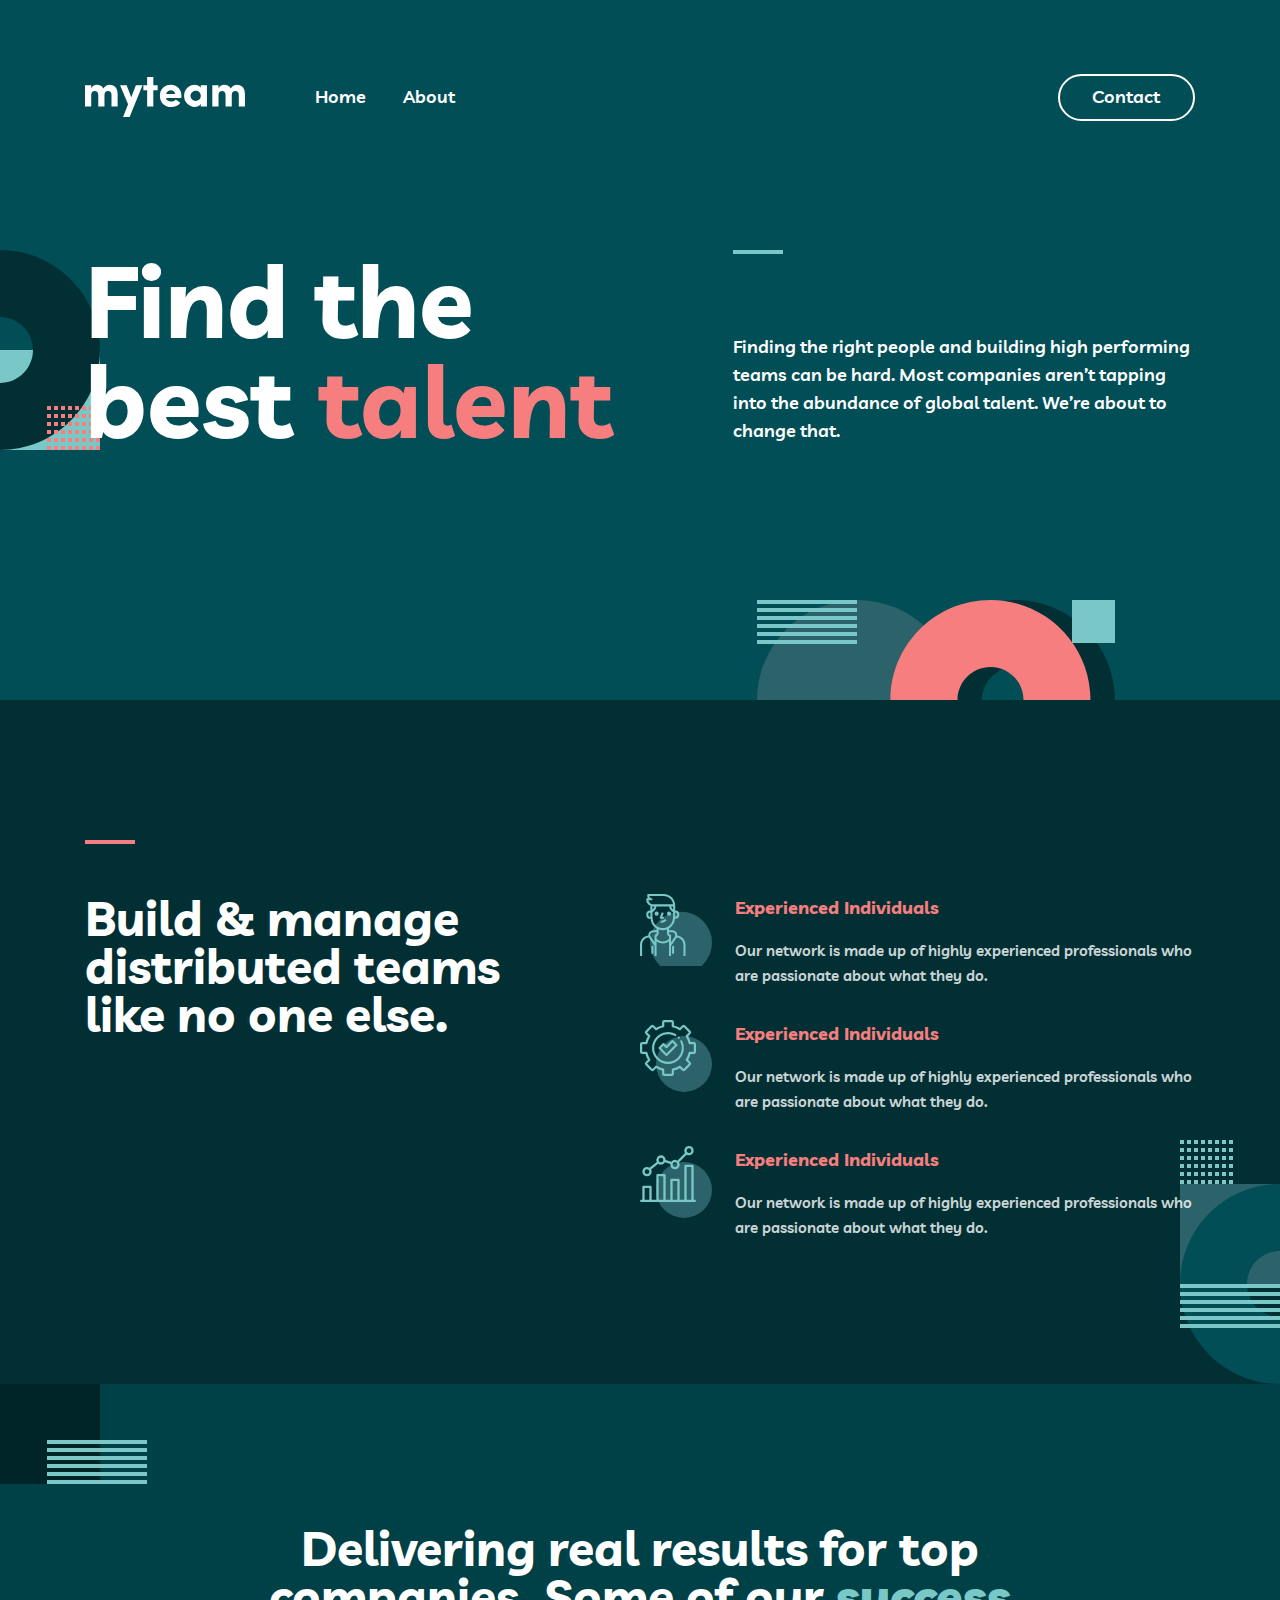
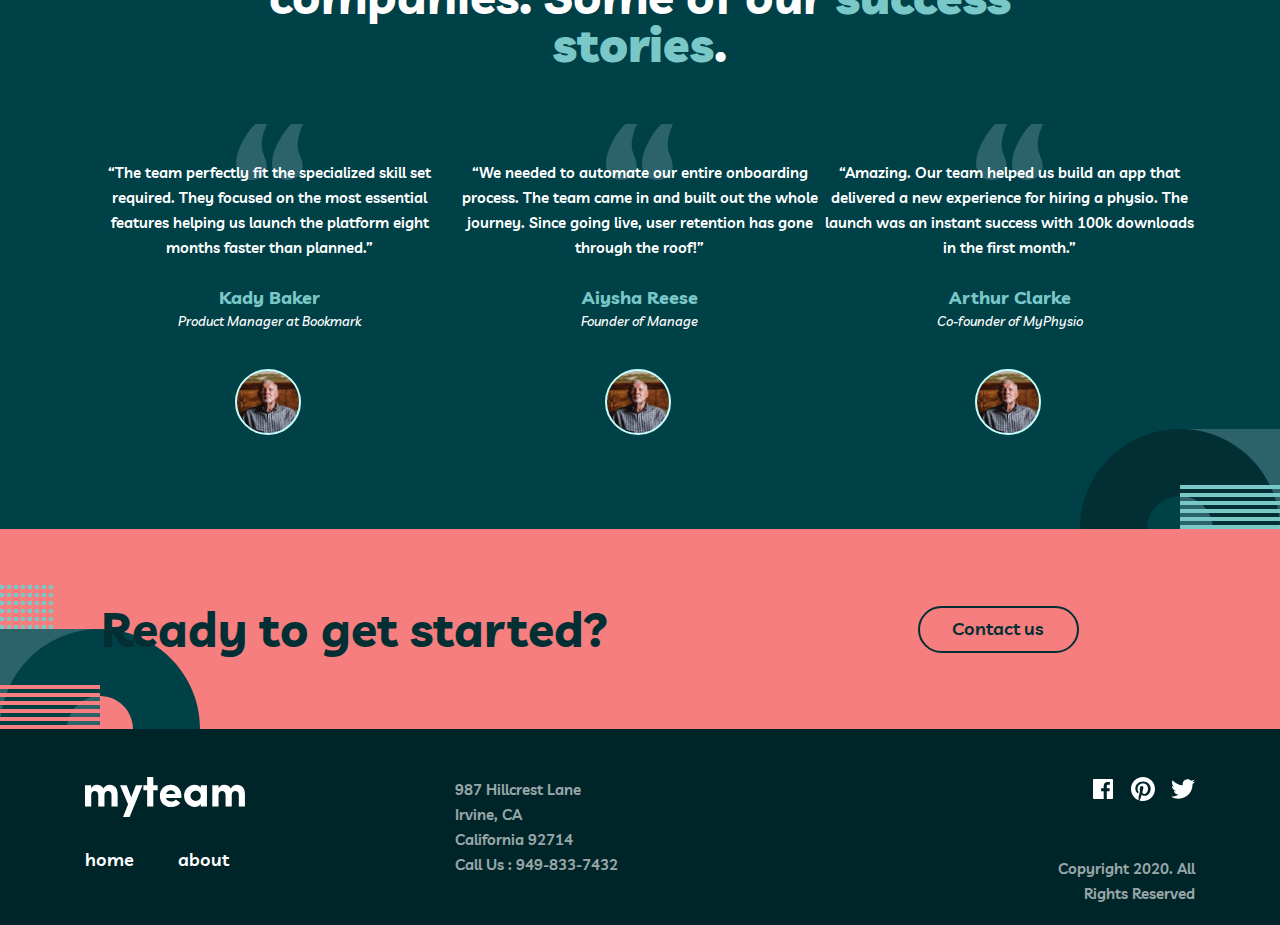
<file: index.html>
<!DOCTYPE html>
<html lang="en">
<head>
    <meta charset="UTF-8">
    <meta http-equiv="X-UA-Compatible" content="IE=edge">
    <meta name="viewport" content="width=device-width, initial-scale=1.0">
    <title>Pro-my-team</title>
    <link rel="stylesheet" href="CSS/col.css">
    <link rel="stylesheet" href="CSS/main.css">
    <link rel="preconnect" href="https://fonts.googleapis.com">
    <link rel="preconnect" href="https://fonts.gstatic.com" crossorigin>
    <link href="https://fonts.googleapis.com/css2?family=Livvic:ital,wght@0,300;0,400;0,500;0,600;0,700;0,900;1,400;1,500;1,600;1,700;1,900&display=swap" rel="stylesheet">
    <link rel="stylesheet" href="https://necolas.github.io/normalize.css/8.0.1/normalize.css">
    <link href='https://unpkg.com/boxicons@2.1.4/css/boxicons.min.css' rel='stylesheet'>
</head>
<body>
    <header id="header">
        <div class="container">
            <div class="row navbar">
                <div class="myteam-logo col-lg-4 col-md-5 col-sm-5 row">
                    <img src="CSS/rasm/logo.9e687f65.svg" alt="logo">
                    <div class="myteam-link actives">
                        <a href="index.html">Home</a>
                        <a href="about.html">About</a>
                    </div>
                </div>
                <div class="header-contact col-lg-2 col-md-2 col-sm-5">
                    <a href="contact.html">Contact</a>
                </div>
            </div>
            <div class="row navbar1">
                <div class="navbar1-div col-xs-5 ">
                    <img src="CSS/rasm/logo.9e687f65.svg" alt="logo">
                </div>
                <label for="icon" class="col-xs-1">
                    <i class='bx bx-menu' style='color:#ffffff' ></i>
                </label>
                <input type="checkbox" id="icon" class="input">
                <div class="navbar-menu">
                    <label for="icon" class=" label">
                        <i class='bx bx-message-square-x'></i>
                    </label>
                    <div class="myteam-menu">
                        <div class="myteam-logo actives">
                            <a href="index.html">Home</a>
                            <a href="about.html">About</a>
                        </div>
                    </div>
                    <div class="header-menu">
                        <a href="contact.html">Contact</a>
                    </div>
                </div>
            </div>
            <div class="row header-title">
                <h1 class=" col-lg-6 col-md-6 col-sm-12 col-xs-12">  
                    Find the <br> best <span>talent</span>
                </h1>
                <p class=" col-lg-5 col-md-5 col-sm-8 col-xs-12">
                    Finding the right people and building high performing teams can 
                    be hard. Most companies aren’t tapping 
                    into the abundance of global talent. We’re about to change that. 
                </p>
            </div>
        </div>
    </header>

    <main>
        <section id="section1">
            <div class="container">
                <div class="row banner">
                    <h3 class="col-lg-5 col-md-5 col-sm-10 col-xs-8">
                        Build & manage distributed 
                        teams like no one else.
                    </h3>
                    <div class="banner-div col-lg-6 col-md-6 col-sm-12 col-xs-12 row">
                        <div class="banner-div-div col-lg-12 col-md-12 col-sm-12 col-xs-12">
                            <h4>Experienced Individuals</h4>
                            <p>
                                Our network is made up of highly 
                                experienced professionals who are passionate about what they do.
                            </p>
                        </div>
                        <div class="banner-div-div col-lg-12 col-md-12 col-sm-12 col-xs-12">
                            <h4>Experienced Individuals</h4>
                            <p>
                                Our network is made up of highly 
                                experienced professionals who are passionate about what they do.
                            </p>
                        </div>
                        <div class="banner-div-div col-lg-12 col-md-12 col-sm-12 col-xs-12">
                            <h4>Experienced Individuals</h4>
                            <p>
                                Our network is made up of highly 
                                experienced professionals who are passionate about what they do.
                            </p>
                        </div>
                    </div>
                </div>
            </div>
        </section>

        <section id="section2">
            <div class="container">
                <div class="row article">
                    <h2 class="col-lg-10 col-md-10 col-sm-7 col-xs-12 ">
                        Delivering real results for top
                        companies. Some of our <b>success stories</b>.
                    </h2>
                    <div class="article-div row col-lg-12 col-md-12 col-sm-12 col-xs-12 ">
                        <div class="article-div-div col-lg-4 col-md-4 col-sm-10 col-xs-12 ">
                            <p>
                                “The team perfectly fit the specialized skill set required. 
                                They focused on the most essential features helping us 
                                launch the platform eight months faster than planned.” 
                            </p>
                            <h4>
                                Kady Baker
                            </h4>
                            <p class="name">Product Manager at Bookmark</p>
                        </div>
                        <div class="article-div-div col-lg-4 col-md-4 col-sm-10 col-xs-12">
                            <p>
                                “We needed to automate our entire onboarding process. 
                                The team came in and built out the whole journey. Since going 
                                live, user retention has gone through the roof!”
                            </p>
                            <h4>
                                Aiysha Reese
                            </h4>
                            <p class="name">Founder of Manage</p>
                        </div>
                        <div class="article-div-div col-lg-4 col-md-4 col-sm-10 col-xs-12">
                            <p>
                                “Amazing. Our team helped us build an app 
                                that delivered a new experience for hiring a physio. The launch was an 
                                instant success with 100k downloads in the first month.”
                            </p>
                            <h4>
                                Arthur Clarke
                            </h4>
                            <p class="name">Co-founder of MyPhysio</p>
                        </div>
                    </div>
                </div>
            </div>
        </section>
    </main>

    <footer id="footer">
        <div class="footer-section">
            <div class="container">
                <div class="row animation">
                    <h3 class="col-lg-7 col-md-7 col-sm-7 col-xs-12">Ready to get started?</h3>
                    <div class="col-lg-3 col-md-4 col-sm-5 col-xs-12">
                        <a class="activ" href="contact.html">Contact us</a>
                    </div>
                </div>
            </div>
        </div>
        <div class="footer-div">
            <div class="container">
                <div class="row footer-myteam">
                    <div class="footer-myteam-div1 col-lg-2 col-md-3 col-sm-6 col-xs-12">
                        <img src="CSS/rasm/logo.9e687f65.svg" alt="logo">
                        <div>
                            <a href="index.html">home</a>
                            <a href="about.html">about</a>
                        </div>
                    </div>
                    <ul class="footer-ul col-lg-4 col-md-4 col-sm-6 col-xs-12">
                        <li>987  Hillcrest Lane</li>
                        <li>Irvine, CA</li>
                        <li>California 92714</li>
                        <li>Call Us : 949-833-7432</li>
                    </ul>
                    <div class="footer-myteam-div2 col-lg-2 col-md-3 col-sm-12 col-xs-12">
                        <div>
                            <a href="#"><img src="CSS/rasm/logo11.svg" alt="logo" width="24" height="20"></a>
                            <a href="#"><img src="CSS/rasm/logo12.svg" alt="logo" width="24" height="24"></a>
                            <a href="#"><img src="CSS/rasm/logo13.svg" alt="logo" width="24" height="24"></a>
                        </div>
                        <p>Copyright 2020. All Rights Reserved</p>
                    </div>
                </div>
            </div>
        </div>
    </footer>
    
</body>
</html>
</file>
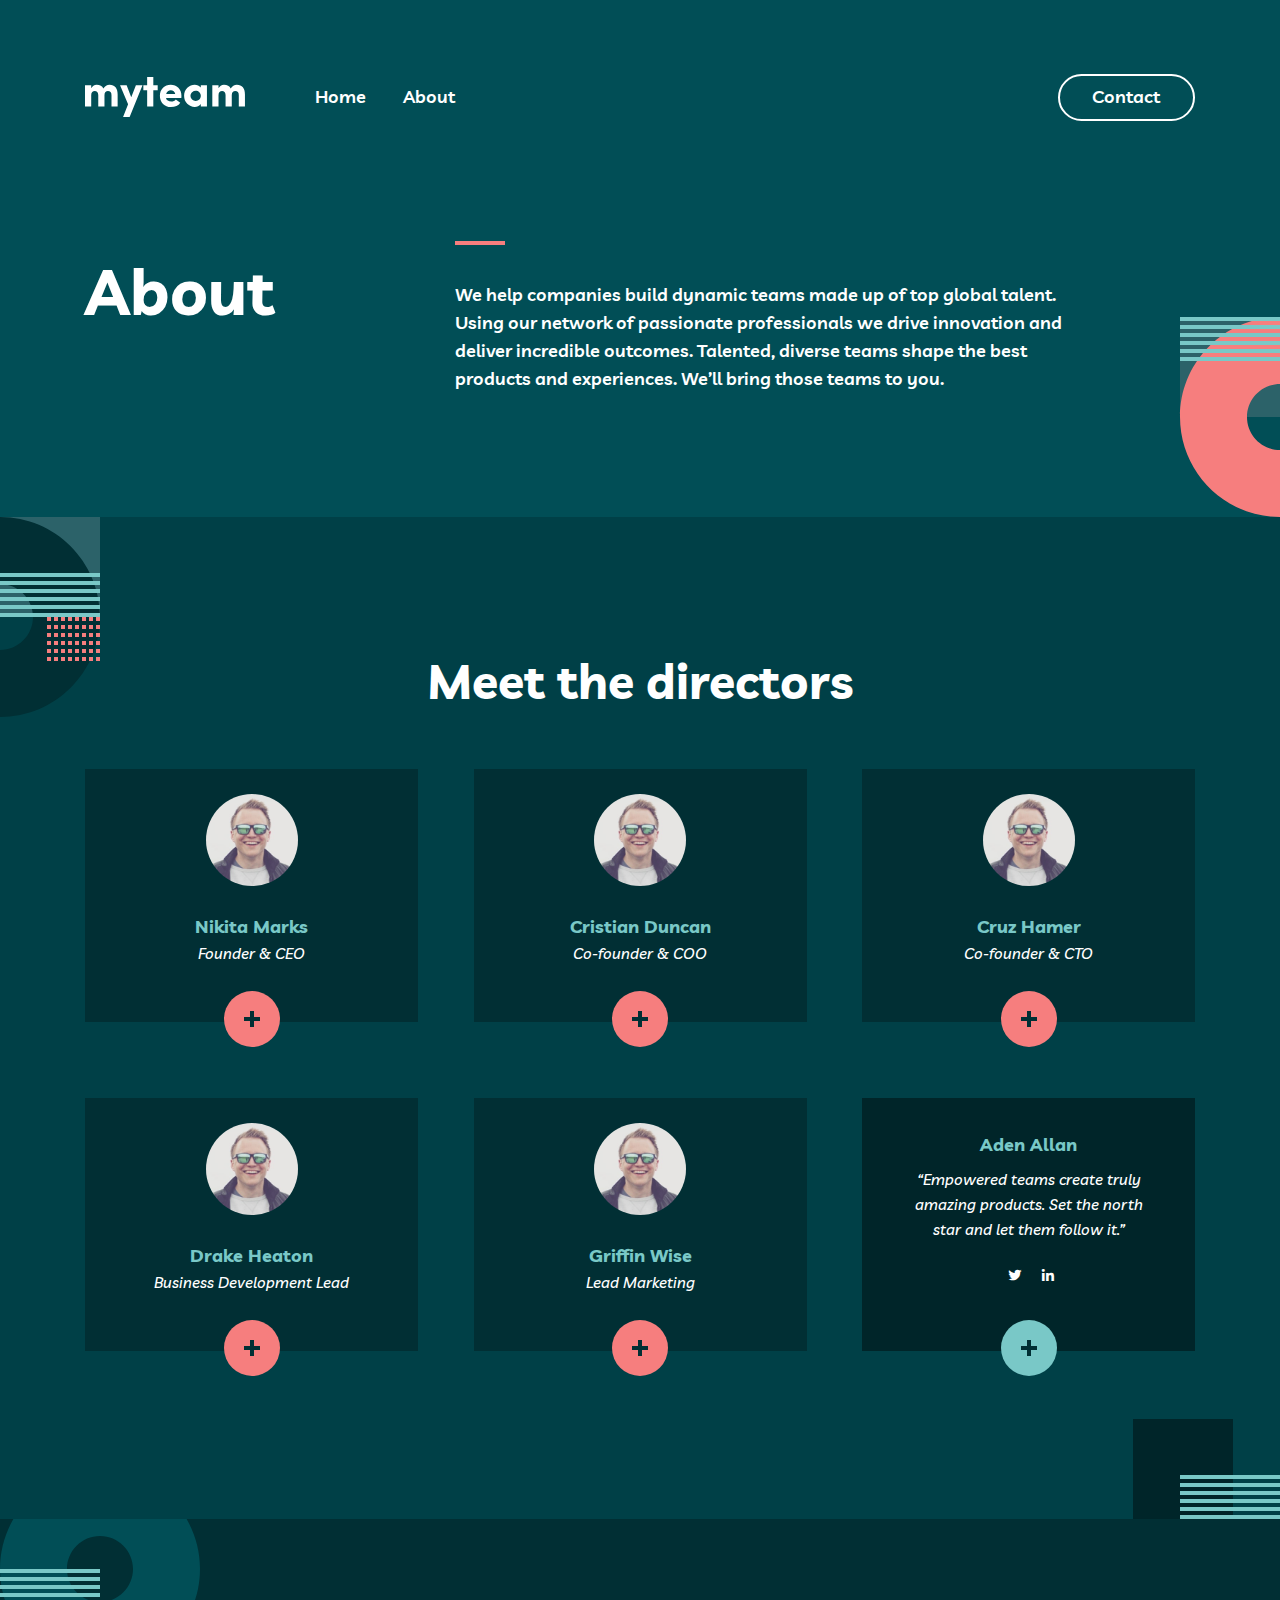
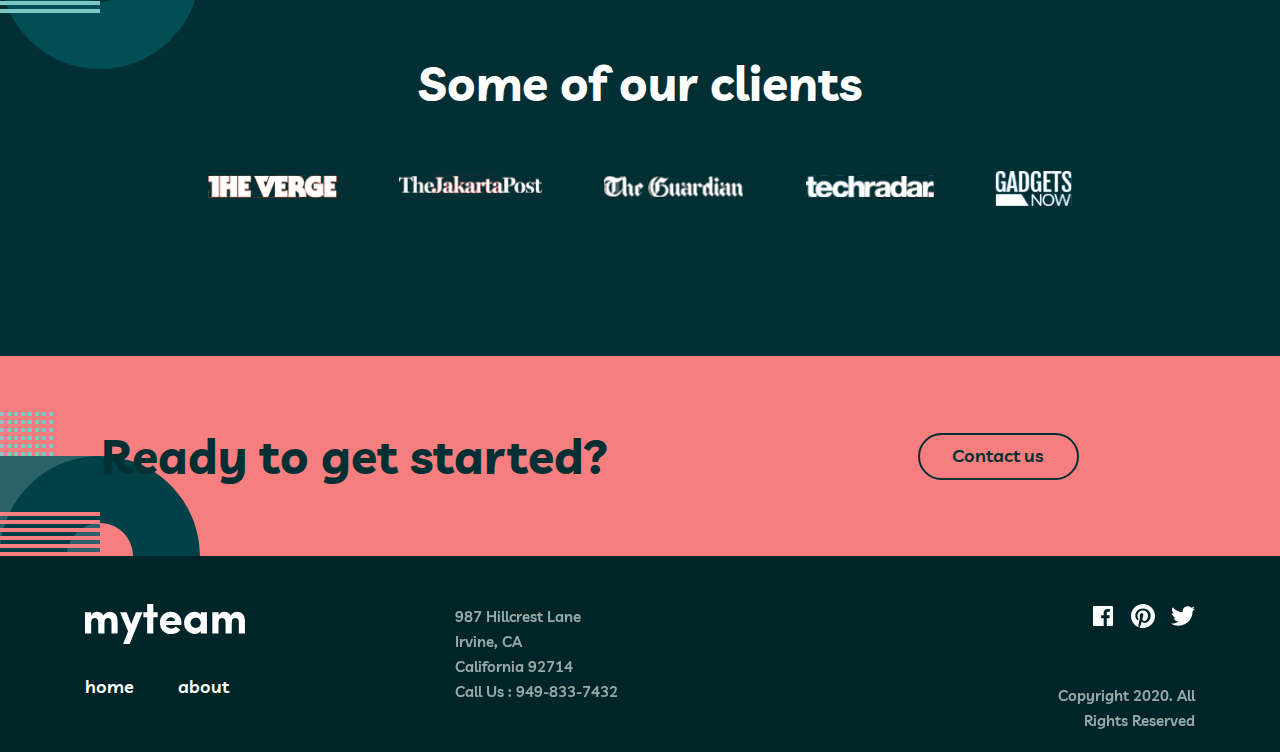
<file: about.html>
<!DOCTYPE html>
<html lang="en">
<head>
    <meta charset="UTF-8">
    <meta http-equiv="X-UA-Compatible" content="IE=edge">
    <meta name="viewport" content="width=device-width, initial-scale=1.0">
    <title>My-team-about</title>
    <link rel="stylesheet" href="CSS/col.css">
    <link rel="stylesheet" href="CSS/about.css">
    <link rel="preconnect" href="https://fonts.googleapis.com">
    <link rel="preconnect" href="https://fonts.gstatic.com" crossorigin>
    <link href="https://fonts.googleapis.com/css2?family=Livvic:ital,wght@0,300;0,400;0,500;0,600;0,700;0,900;1,400;1,500;1,600;1,700;1,900&display=swap" rel="stylesheet">
    <link rel="stylesheet" href="https://necolas.github.io/normalize.css/8.0.1/normalize.css">
    <link href='https://unpkg.com/boxicons@2.1.4/css/boxicons.min.css' rel='stylesheet'>
</head>
<body>
    <header id="header">
        <div class="container">
            <div class="row navbar">
                <div class="myteam-logo col-lg-4 col-md-5 col-sm-6 row">
                    <img src="CSS/rasm/logo.9e687f65.svg" alt="logo">
                    <div class="myteam-link actives">
                        <a href="index.html">Home</a>
                        <a href="about.html">About</a>
                    </div>
                </div>
                <div class="header-contact col-lg-2 col-md-2 col-sm-5">
                    <a href="contact.html">Contact</a>
                </div>
            </div>
            <div class="row navbar1">
                <div class="navbar1-div col-xs-5 ">
                    <img src="CSS/rasm/logo.9e687f65.svg" alt="logo">
                </div>
                <label for="icon" class="col-xs-1">
                    <i class='bx bx-menu' style='color:#ffffff' ></i>
                </label>
                <input type="checkbox" id="icon" class="input">
                <div class="navbar-menu">
                    <label for="icon" class=" label">
                        <i class='bx bx-message-square-x'></i>
                    </label>
                    <div class="myteam-menu">
                        <div class="myteam-logo actives">
                            <a href="index.html">Home</a>
                            <a href="about.html">About</a>
                        </div>
                    </div>
                    <div class="header-menu">
                        <a href="contact.html">Contact</a>
                    </div>
                </div>
            </div>
            <div class="row header-title">
                <h1 class=" col-lg-4 col-md-4 col-sm-12 col-xs-12">  
                    About
                </h1>
                <p class=" col-lg-7 col-md-7 col-sm-7 col-xs-12">
                    We help companies build dynamic teams made up of top global talent. 
                    Using our network of passionate professionals we drive innovation 
                    and deliver incredible outcomes. Talented, diverse teams shape the best 
                    products and experiences. We’ll bring those teams to you.
                </p>
            </div>
        </div>
    </header>

    <main>
        <section id="section1">
            <div class="container">
                <div class="row banner">
                    <h2 class="col-lg-12 col-md-12 col-sm-12 col-xs-12">Meet the directors</h2>
                    <div class="banner-div row">
                        <div class="banner-div-div ">
                            <h4>Nikita Marks</h4>
                            <p>Founder & CEO</p>
                        </div>
                        <div class="banner-div-div">
                            <h4>Cristian Duncan</h4>
                            <p>Co-founder & COO</p>
                        </div>
                        <div class="banner-div-div ">
                            <h4>Cruz Hamer</h4>
                            <p>Co-founder & CTO</p>
                        </div>
                        <div class="banner-div-div">
                            <h4>Drake Heaton</h4>
                            <p>Business Development Lead</p>
                        </div>
                        <div class="banner-div-div ">
                            <h4>Griffin Wise</h4>
                            <p>Lead Marketing</p>
                        </div>
                        <div class="banner-div-div1 ">
                            <h4>Aden Allan</h4>
                            <p>“Empowered teams create truly amazing products. 
                                Set the north star and let them follow it.”</p>
                            <div>
                                <a href="#"><i class='bx bxl-twitter' style='color:#ffffff; width: 24px; height: 24px;'  ></i></a>
                                <a href="#"><i class='bx bxl-linkedin' style='color:#ffffff; width: 24px; height: 24px;'  ></i></a>
                            </div>
                        </div>
                    </div>
                </div>
            </div>
        </section>

        <section id="section2">
            <div class="container">
                <div class="row article">
                    <h3 class="col-lg-12 col-md-12 col-sm-12 col-xs-12">Some of our clients</h3>
                    <div class="col-lg-12 col-md-12  col-sm-12 col-xs-12 ">
                        <img src="CSS/rasm/logo20.svg" alt="logo">
                        <img src="CSS/rasm/Group10.svg" alt="logo">
                    </div>                    
                </div>
            </div>
        </section>
    </main>
    

    <footer id="footer">
        <div class="footer-section">
            <div class="container">
                <div class="row animation">
                    <h3 class="col-lg-7 col-md-7 col-sm-7 col-xs-12">Ready to get started?</h3>
                    <div class="col-lg-3 col-md-4 col-sm-5 col-xs-12">
                        <a class="activ" href="contact.html">Contact us</a>
                    </div>
                </div>
            </div>
        </div>
        <div class="footer-div">
            <div class="container">
                <div class="row footer-myteam">
                    <div class="footer-myteam-div1 col-lg-2 col-md-3 col-sm-6 col-xs-12">
                        <img src="CSS/rasm/logo.9e687f65.svg" alt="logo">
                        <div>
                            <a href="index.html">home</a>
                            <a href="about.html">about</a>
                        </div>
                    </div>
                    <ul class="footer-ul col-lg-4 col-md-4 col-sm-6 col-xs-12">
                        <li>987  Hillcrest Lane</li>
                        <li>Irvine, CA</li>
                        <li>California 92714</li>
                        <li>Call Us : 949-833-7432</li>
                    </ul>
                    <div class="footer-myteam-div2 col-lg-2 col-md-3 col-sm-12 col-xs-12">
                        <div>
                            <a href="#"><img src="CSS/rasm/logo11.svg" alt="logo" width="24" height="20"></a>
                            <a href="#"><img src="CSS/rasm/logo12.svg" alt="logo" width="24" height="24"></a>
                            <a href="#"><img src="CSS/rasm/logo13.svg" alt="logo" width="24" height="24"></a>
                        </div>
                        <p>Copyright 2020. All Rights Reserved</p>
                    </div>
                </div>
            </div>
        </div>
    </footer>
    
</body>
</html>
</file>
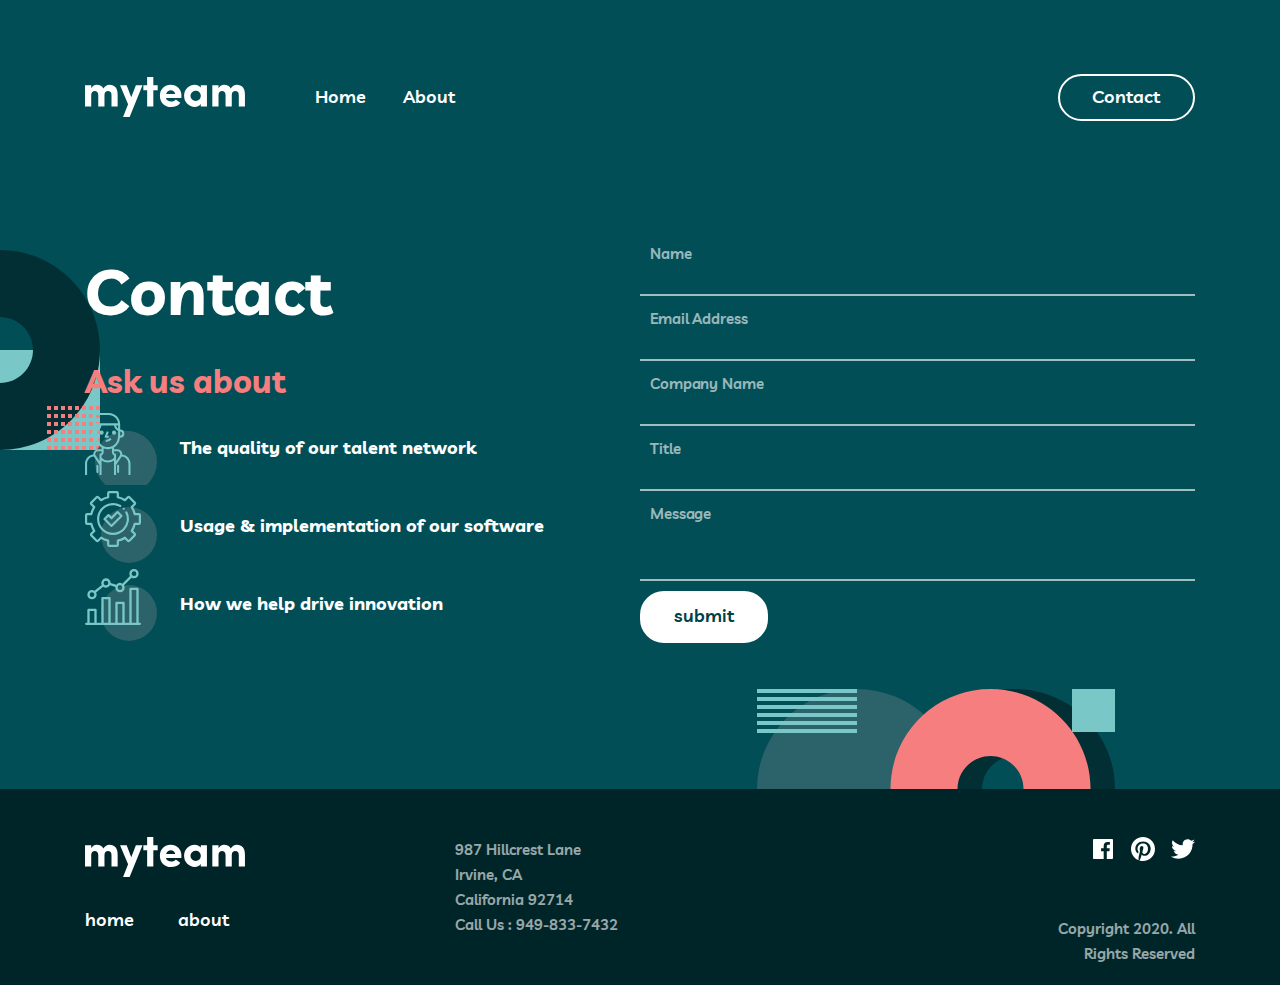
<file: contact.html>
<!DOCTYPE html>
<html lang="en">
<head>
    <meta charset="UTF-8">
    <meta http-equiv="X-UA-Compatible" content="IE=edge">
    <meta name="viewport" content="width=device-width, initial-scale=1.0">
    <title>Pro-my-contact</title>
    <link rel="stylesheet" href="CSS/col.css">
    <link rel="stylesheet" href="CSS/contact.css">
    <link rel="preconnect" href="https://fonts.googleapis.com">
    <link rel="preconnect" href="https://fonts.gstatic.com" crossorigin>
    <link href="https://fonts.googleapis.com/css2?family=Livvic:ital,wght@0,300;0,400;0,500;0,600;0,700;0,900;1,400;1,500;1,600;1,700;1,900&display=swap" rel="stylesheet">
    <link rel="stylesheet" href="https://necolas.github.io/normalize.css/8.0.1/normalize.css">
    <link href='https://unpkg.com/boxicons@2.1.4/css/boxicons.min.css' rel='stylesheet'>
</head>
<body>
    <header id="header">
        <div class="container">
            <div class="row navbar">
                <div class="myteam-logo col-lg-4 col-md-5 col-sm-6 row">
                    <img src="CSS/rasm/logo.9e687f65.svg" alt="logo">
                    <div class="myteam-link actives">
                        <a href="index.html">Home</a>
                        <a href="about.html">About</a>
                    </div>
                </div>
                <div class="header-contact col-lg-2 col-md-2 col-sm-5">
                    <a href="contact.html">Contact</a>
                </div>
            </div>
            <div class="row navbar1">
                <div class="navbar1-div col-xs-5 ">
                    <img src="CSS/rasm/logo.9e687f65.svg" alt="logo">
                </div>
                <label for="icon" class="col-xs-1">
                    <i class='bx bx-menu' style='color:#ffffff' ></i>
                </label>
                <input type="checkbox" id="icon" class="input">
                <div class="navbar-menu">
                    <label for="icon" class=" label">
                        <i class='bx bx-message-square-x'></i>
                    </label>
                    <div class="myteam-menu">
                        <div class="myteam-logo actives">
                            <a href="index.html">Home</a>
                            <a href="about.html">About</a>
                        </div>
                    </div>
                    <div class="header-menu">
                        <a href="contact.html">Contact</a>
                    </div>
                </div>
            </div>
            <div class=" row contact">
                <div class="contact-div col-lg-6 col-md-5 col-sm-9 col-xs-12">
                    <h2>Contact</h2>
                    <div class="contact-title">
                        <h3>Ask us about</h3>
                        <p>The quality of our talent network</p>
                        <p>Usage & implementation of our software</p>
                        <p>How we help drive innovation</p>
                    </div>
                </div>
                <form action="https://mail.google.com/mail/u/0/?tab=im#inbox" class="form col-lg-6 col-md-6 col-sm-9 col-xs-12">
                    <div class="form-div col-lg-12 col-md-12">
                        <label for="name">
                            <p>Name</p>
                        </label>
                        <input type="text" name="name" id="name" >
                    </div>
                    <div class="form-div col-lg-12 col-md-12">
                        <label for="email">
                            <p>Email Address</p>
                        </label>
                        <input type="email" name="email" id="email" >
                    </div>
                    <div class="form-div col-lg-12 col-md-12">
                        <label for="company">
                            <p>Company Name</p>
                        </label>
                        <input type="text" name="name" id="company" >
                    </div>
                    <div class="form-div col-lg-12 col-md-12">
                        <label for="title">
                            <p>Title</p>
                        </label>
                        <input type="text" name="name" id="title" >
                    </div>
                    <div class="form-div col-lg-12 col-md-12">
                        <label for="message">
                            <p>Message</p>
                        </label>
                        <input type="text" name="message" id="message" >
                    </div>
                    <div class="form-div col-lg-12 col-md-12">
                        <input type="submit" value="submit">
                    </div>
                </form>
            </div>            
        </div>
    </header>
    <footer id="footer">        
        <div class="footer-div">
            <div class="container">
                <div class="row footer-myteam">
                    <div class="footer-myteam-div1 col-lg-2 col-md-3 col-sm-6 col-xs-12">
                        <img src="CSS/rasm/logo.9e687f65.svg" alt="logo">
                        <div>
                            <a href="index.html">home</a>
                            <a href="about.html">about</a>
                        </div>
                    </div>
                    <ul class="footer-ul col-lg-4 col-md-4 col-sm-6 col-xs-12">
                        <li>987  Hillcrest Lane</li>
                        <li>Irvine, CA</li>
                        <li>California 92714</li>
                        <li>Call Us : 949-833-7432</li>
                    </ul>
                    <div class="footer-myteam-div2 col-lg-2 col-md-3 col-sm-12 col-xs-12">
                        <div>
                            <a href="#"><img src="CSS/rasm/logo11.svg" alt="logo" width="24" height="20"></a>
                            <a href="#"><img src="CSS/rasm/logo12.svg" alt="logo" width="24" height="24"></a>
                            <a href="#"><img src="CSS/rasm/logo13.svg" alt="logo" width="24" height="24"></a>
                        </div>
                        <p>Copyright 2020. All Rights Reserved</p>
                    </div>
                </div>
            </div>
        </div>
    </footer>
    
</body>
</html>
</file>
<file: CSS/col.css>
* {
    box-sizing: border-box;
}
.container {
   max-width: 1140px;
    margin: 0 auto;
    padding: 0 15px;
}
.container-fluid {
    width: 100%;
    margin: 0 auto;
    padding: 0 24px;
}
.row {
    display: flex;
    flex-flow: row wrap;
}

    .col-lg,
    .col-lg-1,
    .col-lg-2,
    .col-lg-3,
    .col-lg-4,
    .col-lg-5,
    .col-lg-6,
    .col-lg-7,
    .col-lg-8,
    .col-lg-9,
    .col-lg-10,
    .col-lg-11,
    .col-lg-12 {
        float: left;
        margin: 0 1rem;
    }

    .col-lg-1 { width: 8.33%; }
    .col-lg-2 { width: 16.66%; }
    .col-lg-3 { width: 25%; }
    .col-lg-4 { width: 33.33%; }
    .col-lg-5 { width: 41.66%; }
    .col-lg-6 { width: 50%; }
    .col-lg-7 { width: 58.33%; }
    .col-lg-8 { width: 66.66%; }
    .col-lg-9 { width: 75%; }
    .col-lg-10 { width: 83.33%; }
    .col-lg-11 { width: 91.66%; }
    .col-lg-12 { width: 100%; }

@media only screen and (max-width:992px) {
    .container {
        max-width: 800px;
    }

    .col-md,
    .col-md-1,
    .col-md-2,
    .col-md-3,
    .col-md-4,
    .col-md-5,
    .col-md-6,
    .col-md-7,
    .col-md-8,
    .col-md-9,
    .col-md-10,
    .col-md-11,
    .col-md-12 {
        float: left;
        margin: 0 1rem;
    }

    .col-md-1 { width: 8.33%; }
    .col-md-2 { width: 16.66%; }
    .col-md-3 { width: 25%; }
    .col-md-4 { width: 33.33%; }
    .col-md-5 { width: 41.66%; }
    .col-md-6 { width: 50%; }
    .col-md-7 { width: 58.33%; }
    .col-md-8 { width: 66.66%; }
    .col-md-9 { width: 75%; }
    .col-md-10 { width: 83.33%; }
    .col-md-11 { width: 91.66%; }
    .col-md-12 { width: 100%; }
}
@media only screen and (max-width:768px) {
    .container {
        max-width: 700px;

    }

    .col-sm,
    .col-sm-1,
    .col-sm-2,
    .col-sm-3,
    .col-sm-4,
    .col-sm-5,
    .col-sm-6,
    .col-sm-7,
    .col-sm-8,
    .col-sm-9,
    .col-sm-10,
    .col-sm-11,
    .col-sm-12 {
        float: left;
        margin: 0 1rem;
    }

    .col-sm-1 { width: 8.33%; }
    .col-sm-2 { width: 16.66%; }
    .col-sm-3 { width: 25%; }
    .col-sm-4 { width: 33.33%; }
    .col-sm-5 { width: 41.66%; }
    .col-sm-6 { width: 50%; }
    .col-sm-7 { width: 58.33%; }
    .col-sm-8 { width: 66.66%; }
    .col-sm-9 { width: 75%; }
    .col-sm-10 { width: 83.33%; }
    .col-sm-11 { width: 91.66%; }
    .col-sm-12 { width: 100%; }
}
@media only screen and (max-width:576px) {
    .container {
        max-width: 357px;
    }
    .col-xs,
    .col-xs-1,
    .col-xs-2,
    .col-xs-3,
    .col-xs-4,
    .col-xs-5,
    .col-xs-6,
    .col-xs-7,
    .col-xs-8,
    .col-xs-9,
    .col-xs-10,
    .col-xs-11,
    .col-xs-12 {
        float: left;
        margin: 0 1rem;
    }

    .col-xs-1 { width: 8.33%; }
    .col-xs-2 { width: 16.66%; }
    .col-xs-3 { width: 25%; }
    .col-xs-4 { width: 33.33%; }
    .col-xs-5 { width: 41.66%; }
    .col-xs-6 { width: 50%; }
    .col-xs-7 { width: 58.33%; }
    .col-xs-8 { width: 66.66%; }
    .col-xs-9 { width: 75%; }
    .col-xs-10 { width: 83.33%; }
    .col-xs-11 { width: 91.66%; }
    .col-xs-12 { width: 100%; }
}
</file>
<file: CSS/main.css>
*{
    font-family: 'Livvic', sans-serif;
    margin: 0;
    padding: 0;
    list-style: none;
    text-decoration: none;
    box-sizing: border-box;
}
body {
    overflow-x: hidden;
}
/* HEADER */
#header {
    height: 700px;
    padding: 73px 0 250px 0;
    background: url(rasm/logo1.svg), url(rasm/logo.svg);
    background-repeat: no-repeat;
    background-position: -100px 250px ,right 165px bottom 0px;
    background-size: 200px 200px, 358px 100px;
    background-color: #014E56;  
}
.row.navbar1 {
    display: none;
}
.row.navbar {
    align-items: center;
    justify-content: space-between;
    height: 48px;
    margin-bottom: 129px;
}
.myteam-logo {
    justify-content: space-between;
    align-items: center;
    margin: 0;
}
.myteam-logo img {
    width: 160px;
    height: 40px;
}
.myteam-link {
    width: 140px;
    display: flex;
    justify-content: space-between;
}
.myteam-link a {
    font-family: 'Livvic', sans-serif;
    font-style: normal;
    font-weight: 600;
    font-size: 18px;
    line-height: 28px;
    color: #FFFFFF;
    transition: all .5s ease;
}
.myteam-link a:hover {
    font-size: 20px;
    color: #F67E7E;
}
.actives a:focus {
    color: #F67E7E;
}
.header-contact {
    margin: 0;
    text-align: end;
}
.header-contact a {
    font-family: 'Livvic', sans-serif;
    font-style: normal;
    font-weight: 600;
    font-size: 18px;
    line-height: 28px;
    color: #FFFFFF;
    padding: 9px 33px 11px 32px;
    border: 2px solid #FFFFFF;
    border-radius: 24px;
    transition: all .2s ease-in-out;
}
.header-contact a:hover {
    background-color: #fff;
    color: #014E56;
    border-color: #014E56;
}

.header-title {
    justify-content: space-between;
}
.header-title h1 {    
    margin: 0;
    font-family: 'Livvic', sans-serif;
    font-style: normal;
    font-weight: 700;
    font-size: 100px;
    line-height: 100px;
    color: #FFFFFF;
}
.header-title span {
    color: #F67E7E;
}
.header-title p {
    margin: 0;
    font-family: 'Livvic', sans-serif;
    font-style: normal;
    font-weight: 600;
    font-size: 18px;
    line-height: 28px;
    color: #FFFFFF;
    padding-top: 83px;
    position: relative;
}
.header-title p::before {
    content: "";
    width: 50px;
    height: 4px;
    position: absolute;
    top: 0;
    left: 0;
    background-color: #79C8C7;
}
/* MAIN */
/* SECTION1 */

#section1 {
    height: 684px;
    padding: 140px 0;
    background: url(rasm/logo5.svg);
    background-repeat: no-repeat;
    background-position: bottom right -100px;
    background-size: 200px 244px;
    background-color: #012F34;
}
.banner h3 {
    margin: 0;
    font-family: 'Livvic', sans-serif;
    font-style: normal;
    font-weight: 700;
    font-size: 48px;
    line-height: 48px;
    color: #FFFFFF;
    padding-top: 54px;
    position: relative;
}
.banner h3::before {
    content: "";
    width: 50px;
    height: 4px;
    position: absolute;
    top: 0;
    left: 0;
    background-color: #F67E7E;
}
.banner-div {
    margin: 0;
    padding-top: 54px;
}
.banner-div div {
    margin: 0;
    padding-left: 95px;
    position: relative;
}
.banner-div div:nth-child(1):before {
    content: "";
    width: 72px;
    height: 72px;
    position: absolute;
    top: 0;
    left: 0;
    background-image: url(rasm/logo2.svg);
    background-repeat: no-repeat;
    background-size: 100%;
}
.banner-div div:nth-child(2):before {
    content: "";
    width: 72px;
    height: 72px;
    position: absolute;
    top: 0;
    left: 0;
    background-image: url(rasm/logo3.svg);
    background-repeat: no-repeat;
    background-size: 100%;
}
.banner-div div:nth-child(3):before {
    content: "";
    width: 72px;
    height: 72px;
    position: absolute;
    top: 0;
    left: 0;
    background-image: url(rasm/logo4.svg);
    background-repeat: no-repeat;
    background-size: 100%;
}
.banner-div div:not(:last-child) {
    margin-bottom: 32px;
}
.banner {
    justify-content: space-between;
}
.banner-div-div h4 {
    font-family: 'Livvic', sans-serif;
    font-style: normal;
    font-weight: 700;
    font-size: 18px;
    line-height: 28px;
    color: #F67E7E;
    margin-bottom: 16px;
}
.banner-div-div p {
    font-family: 'Livvic', sans-serif;
    font-style: normal;
    font-weight: 600;
    font-size: 15px;
    line-height: 25px;
    color: #FFFFFF;
    mix-blend-mode: normal;
    opacity: 0.8;
}

/* SECTION2 */

#section2 {
    height: 745px;
    padding: 140px 0;
    background: url(rasm/logo8.svg) , url(rasm/logo9.svg);
    background-repeat: no-repeat;
    background-position: top left, bottom right;
    background-size: 147px 100px, 200px 100px;
    background-color: #004047;    
}
.article {
    justify-content: center;
}
.article h2 {
    margin: 0;
    font-family: 'Livvic', sans-serif;
    font-style: normal;
    font-weight: 700;
    font-size: 48px;
    line-height: 48px;
    text-align: center;
    color: #FFFFFF;
    margin-bottom: 56px;
}
.article b {
    color:#79C8C7 ;
}
.article-div {
    margin: 0;
}
.article-div div {
    margin: 0;
    padding-top: 36px;
    padding-bottom: 105px;
    background: url(rasm/logo6.svg);
    background-size: 67px 56px;
    background-repeat: no-repeat;
    background-position: top center;
    position: relative;
}
.article-div div::after {
    content: "";
    width: 62px;
    height: 62px;
    position: absolute;
    border: 2px solid #C4FFFE;
    background: url(rasm/logo7.jpg);
    background-repeat: no-repeat;
    background-size: 62px 62px;
    background-position: center center;
    border-radius: 50%;
    bottom: 0;
    left: 150px;
}
.article-div-div p {
    font-family: 'Livvic', sans-serif;
    font-style: normal;
    font-weight: 600;
    font-size: 15px;
    line-height: 25px;
    text-align: center;
    color: #FFFFFF;
    margin-bottom: 24px;
}
.article-div-div h4{
    font-family: 'Livvic', sans-serif;
    font-style: normal;
    font-weight: 700;
    font-size: 18px;
    line-height: 28px;
    text-align: center;
    color: #79C8C7;
}
.article-div-div .name {
    font-style: italic;
    font-weight: 500;
    font-size: 13px;
    line-height: 18px;
    margin-bottom: 0;
}

/* FOOTER */
#footer {
    height: 396px;
}

.footer-section {
    padding: 76px 0;
    height: 200px;
    background: url(rasm/logo10.svg);
    background-repeat: no-repeat;
    background-position: left bottom;
    background-size: 200px 144px;
    background-color: #F67E7E;
}

.animation {
    align-items: center;
    justify-content: space-between;
    padding-right: 100px;
}
.animation div {
    text-align: end;
}
.animation div a {
    padding: 9px 33px 11px 32px;
    border: 2px solid #012F34;
    border-radius: 24px;
    transition: all .2s ease-in-out;
}
.activ:focus {
    outline: 3px solid #4bc;
}
.animation h3 {
    font-family: 'Livvic', sans-serif;
    font-style: normal;
    font-weight: 700;
    font-size: 48px;
    line-height: 48px;
    color: #012F34;
}
.animation a {
    font-style: normal;
    font-weight: 600;
    font-size: 18px;
    line-height: 28px;
    color: #012F34;
}

.footer-div {
    height: 196px;
    padding: 48px 0;
    background-color:#002529;
}
.footer-myteam {
    justify-content: space-between;
}
.footer-myteam-div1 {
    margin: 0;
}
.footer-myteam-div1 img {
    width: 160px;
    height: 40px;
    margin-bottom: 25px;
}
.footer-myteam-div1 a {
    font-style: normal;
    font-weight: 600;
    font-size: 18px;
    line-height: 28px;
    color: #FFFFFF;
}
.footer-myteam-div1 div a:nth-child(1) {
    margin-right: 40px;
}
.footer-ul {
    margin: 0;
}
.footer-ul li {
    font-style: normal;
    font-weight: 600;
    font-size: 15px;
    line-height: 25px;
    color: #FFFFFF;
    mix-blend-mode: normal;
    opacity: 0.6;
}
.footer-myteam-div2 {
    margin: 0;
}
.footer-myteam-div2 div {
    display: flex;
    align-items: center;
    justify-content: end;
    margin-bottom: 51px;
}
.footer-myteam-div2 a {
    margin-left: 16px;
}
.footer-myteam-div2 p {
    font-style: normal;
    font-weight: 600;
    font-size: 15px;
    line-height: 25px;
    text-align: right;
    color: #FFFFFF;
    mix-blend-mode: normal;
    opacity: 0.6;
}

@media only screen and (max-width:992px) {
    #header {
        background-position: -100px 250px ,right 40px bottom 0px;
        background-size: 150px 150px, 280px 80px;
        background-color: #014E56;
    }
    .myteam-logo img {
        height: 32px;
        width: 128px;
    }
    #section1 {
        background-position: bottom right -90px;
        background-size: 180px 220px;
        background-color: #012F34;
    }
    .header-title h1 {
        font-size: 64px;
        line-height: 56px;
    }
    .header-title p {
        font-size: 15px;
        line-height: 28px;
    }
    .banner h3 {
        font-size: 32px;
        line-height: 32px;
    }
    #section2 {
        background-size: 120px 80px, 180px 90px;
        background-color: #004047;
    }
    .article h2 {
        font-size: 32px;
        line-height: 32px;
    }
    .article-div-div p {
        font-size: 14px;
        margin-bottom: 16px;
    }
    .article-div div::after {
        left: 100px;
    }
    .footer-section {
        background-size: 180px 130px;
        background-color: #F67E7E;
    }
    .animation {
        padding: 0 50px;
    }
    .animation h3 {
        font-size: 32px;
        line-height: 32px;
        margin: 0;
    }
    .animation div {
        margin: 0;
    }
    .footer-myteam-div1 img {
        width: 96px;
        height: 24px;
        margin-bottom: 45px;
    }
    .footer-myteam-div1 a {
        font-size: 15px;
        line-height: 25px;
    }
    .footer-myteam-div1 div a:nth-child(1) {
        margin-right: 24px;
    }
}
@media only screen and (max-width:768px) {
    #header {
        padding: 64px 0 256px 0;
        background: url(rasm/logo.svg);
        background-position: right 204px bottom 0px;
        background-size: 358px 100px;
        background-repeat: no-repeat;
        background-color: #014E56;    
    }
    .header-title {
        justify-content: center;
    }
    .row.navbar {
        margin-bottom: 112px;
    }
    #section1 {
        height: 710px;
        padding: 100px 0;
        background: url(rasm/logo5.svg);
        background-repeat: no-repeat;
        background-position: top right -100px;
        background-size: 200px 244px;
        background-color: #012F34;
    }
    .header-title p::before {
        display: none;
    }
    .header-title p {
        text-align: center;
    }
    .header-title h1 {
        text-align: center;
    }
    .banner-div {
        padding-top: 64px;
    }
    #section2 {
        height: 1199px;
        padding: 100px 0;
        background-size: 147px 100px, 200px 100px;
        background-color: #004047;
    }
    .article-div {
        justify-content: center;
    }
    .article h2 {
        margin-bottom: 48px;
    }
    .article-div div {
        padding-bottom: 80px;
        margin-bottom: 48px;
    }
    .article-div div::after {
        left: 255px;
    }
    #footer {
        height: 471px;
    }

    .footer-div {
        height: 271px;
        padding: 56px 0;
    }
    .footer-myteam-div1 img {
        margin-bottom: 53px;
    }
    .footer-ul {
        text-align: end;
        margin-bottom: 34px;
    }
    .footer-myteam-div2 {
        display: flex;
        justify-content: space-between;
    }
    .footer-myteam-div2 a {
        margin-right: 16px;
        margin-left: 0;
    }
} 

@media only screen and (max-width:576px) {
    #header {
        height: 567px;
        padding: 48px 0 197px 0;
        background-position: right 50% bottom 0px;
    }
    .row.navbar {
        display: none;
    }
    .row.navbar1 {
        display: flex;
        height: 32px;
        align-items: center;
        justify-content: space-between;
        margin-bottom: 80px;
    }
    .navbar1-div img {
        width:128px ;
        height: 32px;
    }
    label {
        text-align: end;
    }
    label i {
        width: 24px;
        height: 24px;
        color: #ffffff;
        font-size: 20px;
    }
    .header-title h1 {
        font-size: 40px;
        line-height: 40px;
        margin-bottom: 18px;
    }
    .header-title p {
        padding-top: 0;
    }
    #section1 {
        height: 1073px;
        padding: 64px 0;
    }
    .banner-div {
        padding-top: 0;
        margin-top: 56px;
    }
    .banner-div div {
        padding-top: 88px;
        padding-left: 0;
        text-align: center;
    }
    .banner-div div:nth-child(1):before {
        left: 50%;
        transform: translate(-50%);
    }
    .banner-div div:nth-child(2):before {
        left: 50%;
        transform: translate(-50%);
    }
    .banner-div div:nth-child(3):before {
        left: 50%;
        transform: translate(-50%);
    }
    .banner-div-div h4 {
        margin-bottom: 8px;
    }
    .banner-div div:not(:last-child) {
        margin-bottom: 48px;
    }
    #section2 {
        height: 1410px;
        padding: 140px 0 164px 0;
    }
    .article-div div::after {
        left: 50%;
        transform: translate(-50%);
    }
    #footer {
        height: 734px;
    }
    .footer-section {
        height: 302px;
        padding: 83px 0;
    }
    .animation {
        text-align: center;
        padding: 0;
    }
    .animation div {
        text-align: center;
    }
    .animation h3 {
        margin-bottom: 24px;
    }
    .footer-div {
        height: 432px;
        padding: 66px 0 64px 0;
    }
    .footer-myteam-div1 {
        text-align: center;
    }
    .footer-ul {
        text-align: center;
        margin-bottom: 24px;
    }
    .footer-myteam-div1 img {
        margin-bottom: 24px;
    }
    .footer-myteam-div1 div {
        margin-bottom: 24px;
    }
    .footer-myteam-div2 {
        flex-direction: column;
        align-items: center;
    }
    .footer-myteam-div2 div {
        margin-bottom: 24px;
    }
    .navbar-menu {
        display: none;
        position: relative;
        height: 667px;
        right: -76px;
        top: -83px;
        width: 255px;
        z-index: 10;
        background: url(rasm/logo14.svg);
        background-repeat: no-repeat;
        background-size: 200px 200px;
        background-color: #004047;
        background-position: bottom right -50px;
        opacity: 0;
        transform: translateX(100%);
    }
    .myteam-menu a:nth-child(1) {
        font-style: normal;
        font-weight: 600;
        font-size: 18px;
        line-height: 28px;
        color: #FFFFFF;
        position: absolute;
        top: 112px;
        right: 158px;
    }
    .myteam-menu .myteam-logo a:nth-child(2) {
        font-style: normal;
        font-weight: 600;
        font-size: 18px;
        line-height: 28px;
        color: #FFFFFF;
        position: absolute;
        top: 164px;
        right: 158px;
    }
    .header-menu {
        border: 2px solid #FFFFFF;
        border-radius: 24px;
        position: absolute;
        height: 28px;
        left: 21.38%;
        right: 20.75%;
        top: calc(50% - 28px/2 - 1px);
        transition: all .2s ease-in-out;
    }
    .header-menu:hover {
        background-color: #fff;
    }
    .header-menu a{
        position: absolute;
        height: 28px;
        left: 21.38%;
        right: 20.75%;
        top: calc(50% - 28px/2 - 1px);
        font-style: normal;
        font-weight: 600;
        font-size: 18px;
        line-height: 28px;
        text-align: center;
        color: #FFFFFF;
        transition: all .2s ease-in-out;
    }
    .header-menu a:hover {
        color: #002529;
    }
    .label {
        position: absolute;
        right: 20px;
        top: 53px;
    }
    .input {
        position: relative;
        display: none;
        
    }
    .input:checked + div {
        display: block;
        opacity: 1;
        transform: translateX(0);
    }
}
</file>
<file: CSS/about.css>
*{
    font-family: 'Livvic', sans-serif;
    margin: 0;
    padding: 0;
    list-style: none;
    text-decoration: none;
    box-sizing: border-box;
}
body {
    overflow-x: hidden;
}

/* HEADER */
#header {
    height: 517px;
    padding: 73px 0 120px 0;
    background: url(rasm/logo15.svg);
    background-repeat: no-repeat;
    background-position: right -50px bottom;
    background-size: 200px 200px;
    background-color: #014E56;
}
.row.navbar1 {
    display: none;
}
.row.navbar {
    align-items: center;
    justify-content: space-between;
    height: 48px;
    margin-bottom: 120px;
}
.myteam-logo {
    justify-content: space-between;
    align-items: center;
    margin: 0;
}
.myteam-logo img {
    width: 160px;
    height: 40px;
}
.myteam-link {
    width: 140px;
    display: flex;
    justify-content: space-between;
}
.myteam-link a {
    font-family: 'Livvic', sans-serif;
    font-style: normal;
    font-weight: 600;
    font-size: 18px;
    line-height: 28px;
    color: #FFFFFF;
    transition: all .5s ease;
}
.myteam-link a:hover {
    font-size: 20px;
    color: #F67E7E;
}
.actives a:focus {
    color: #F67E7E;
}
.header-contact {
    margin: 0;
    text-align: end;
}
.header-contact a {
    font-family: 'Livvic', sans-serif;
    font-style: normal;
    font-weight: 600;
    font-size: 18px;
    line-height: 28px;
    color: #FFFFFF;
    padding: 9px 33px 11px 32px;
    border: 2px solid #FFFFFF;
    border-radius: 24px;
    transition: all .2s ease-in-out;
}
.header-contact a:hover {
    background-color: #fff;
    color: #014E56;
    border-color: #014E56;
}

.header-title {
    justify-content: flex-start;
}
  
.header-title h1 {
    margin: 0;
    font-family: 'Livvic', sans-serif;
    font-style: normal;
    font-weight: 700;
    font-size: 64px;
    line-height: 100px;
    color: #FFFFFF;
}

.header-title span {
    color: #F67E7E;
}
.header-title p {
    margin: 0;
    font-family: 'Livvic', sans-serif;
    font-style: normal;
    font-weight: 600;
    font-size: 18px;
    line-height: 28px;
    color: #FFFFFF;
    padding-top: 40px;
    position: relative;
}
.header-title p::before {
    content: "";
    width: 50px;
    height: 4px;
    position: absolute;
    top: 0;
    left: 0;
    background-color: #F67E7E;
}
/* MAIN */
/* SECTION1 */
#section1 {
    height: 1002px;
    padding: 140px 0;
    background: url(rasm/logo16.svg), url(rasm/logo17.svg);
    background-repeat: no-repeat;
    background-size: 200px 200px, 147px 100px ;
    background-position: top left -50px, bottom right;
    background-color:#004047 ;
}
.banner h2 {
    font-style: normal;
    font-weight: 700;
    font-size: 48px;
    line-height: 48px;
    text-align: center;
    color: #FFFFFF;
    margin-bottom: 64px;
}
.banner-div {
    justify-content: space-between;
}
.banner-div-div {
    background-color: #012F34;
    width: 30%;
    height: 253px;
    padding: 32px 24px 56px 24px ;
    display: flex;
    flex-direction: column;
    justify-content: end;
    margin: 0;
    position: relative;
}
.banner-div-div::before {
    content: "";
    width: 92px;
    height: 92px;
    border-radius: 50%;
    position: absolute;
    top: 25px;
    left: 50%;
    transform: translate(-50%);
    background-image: url(rasm/logo18.jfif);
    background-repeat: no-repeat;
    background-size: 100%;
}
.banner-div-div::after {
    content: "";
    width: 56px;
    height: 56px;
    border-radius: 50%;
    position: absolute;
    bottom: -25px;
    left: 50%;
    transform: translate(-50%);
    background-image: url(rasm/logo19.svg);
    background-repeat: no-repeat;
    background-position: center center;
    background-color: #F67E7E;
    transition: all .3s ease-in-out;
}
.banner-div-div:hover::after {
    background-color: #79C8C7;
}
.banner-div-div1::after {
    content: "";
    width: 56px;
    height: 56px;
    border-radius: 50%;
    position: absolute;
    bottom: -25px;
    left: 50%;
    transform: translate(-50%);
    background-image: url(rasm/logo19.svg);
    background-repeat: no-repeat;
    background-position: center center;
    background-color: #79C8C7;
    transition: all .3s ease-in-out;
}
.banner-div-div1:hover::after {
    background-color: #F67E7E;
}
.banner-div-div:nth-child(1) {
    margin-bottom: 76px;
}
.banner-div-div1 {
    background-color: #002529;
    height: 253px;
    width: 30%;
    padding: 35px 48px 63px 48px ;    
    display: flex;
    flex-direction: column;
    justify-content: center;
    margin: 0;
    position: relative;
}
.banner-div-div1 a {
    display: inline; 
    margin-left: 5px;   
}
.banner-div-div1 div {
    text-align: center;
}
.banner-div-div h4 {
    font-style: normal;
    font-weight: 700;
    font-size: 18px;
    line-height: 28px;
    text-align: center;
    color: #79C8C7;
}
.banner-div-div1 h4 {
    font-style: normal;
    font-weight: 700;
    font-size: 18px;
    line-height: 28px;
    text-align: center;
    color: #79C8C7;
    margin-bottom: 8px;
}
.banner-div-div p {
    font-style: italic;
    font-weight: 500;
    font-size: 15px;
    line-height: 25px;
    text-align: center;
    color: #FFFFFF;
}
.banner-div-div1 p {
    font-style: italic;
    font-weight: 500;
    font-size: 15px;
    line-height: 25px;
    text-align: center;
    color: #FFFFFF;
    margin-bottom: 24px;
}
/* SECTION2 */
#section2 {
    height: 437px;
    padding: 140px 0;
    background: url(rasm/logo21.svg);
    background-repeat: no-repeat;
    background-size: 200px 200px;
    background-position: top left;
    background-color: #012F34;
}
.article h3 {
    margin: 0;
    font-size: 48px;
    line-height: 48px;
    text-align: center;
    color: #FFFFFF;
    margin-bottom: 64px;
}
.article div {
    text-align: center;
    margin: 0;
}
.article img {
    width: 900px;
    height: 35px;
}
.article img:nth-child(2) {
    display: none;
}

/* FOOTER */
#footer {
    height: 396px;
}

.footer-section {
    padding: 76px 0;
    height: 200px;
    background: url(rasm/logo10.svg);
    background-repeat: no-repeat;
    background-position: left bottom;
    background-size: 200px 144px;
    background-color: #F67E7E;
}

.animation {
    align-items: center;
    justify-content: space-between;
    padding-right: 100px;
}
.animation div {
    text-align: end;
}
.animation div a {
    padding: 9px 33px 11px 32px;
    border: 2px solid #012F34;
    border-radius: 24px;
    transition: all .2s ease-in-out;
}
.activ:focus {
    outline: 3px solid #4bc;
}
.animation h3 {
    font-family: 'Livvic', sans-serif;
    font-style: normal;
    font-weight: 700;
    font-size: 48px;
    line-height: 48px;
    color: #012F34;
}
.animation a {
    font-style: normal;
    font-weight: 600;
    font-size: 18px;
    line-height: 28px;
    color: #012F34;
}

.footer-div {
    height: 196px;
    padding: 48px 0;
    background-color:#002529;
}
.footer-myteam {
    justify-content: space-between;
}
.footer-myteam-div1 {
    margin: 0;
}
.footer-myteam-div1 img {
    width: 160px;
    height: 40px;
    margin-bottom: 25px;
}
.footer-myteam-div1 a {
    font-style: normal;
    font-weight: 600;
    font-size: 18px;
    line-height: 28px;
    color: #FFFFFF;
}
.footer-myteam-div1 div a:nth-child(1) {
    margin-right: 40px;
}
.footer-ul {
    margin: 0;
}
.footer-ul li {
    font-style: normal;
    font-weight: 600;
    font-size: 15px;
    line-height: 25px;
    color: #FFFFFF;
    mix-blend-mode: normal;
    opacity: 0.6;
}
.footer-myteam-div2 {
    margin: 0;
}
.footer-myteam-div2 div {
    display: flex;
    align-items: center;
    justify-content: end;
    margin-bottom: 51px;
}
.footer-myteam-div2 a {
    margin-left: 16px;
}
.footer-myteam-div2 p {
    font-style: normal;
    font-weight: 600;
    font-size: 15px;
    line-height: 25px;
    text-align: right;
    color: #FFFFFF;
    mix-blend-mode: normal;
    opacity: 0.6;
}

@media only screen and (max-width:992px) {
    .myteam-logo img {
        height: 32px;
        width: 128px;
    }
    .banner h2 {
        font-size: 32px;
        line-height: 32px;
        margin-left: 0;
        margin-right: 0;
    }
    .banner-div-div:nth-child(1) {
        margin-bottom: 76px;
    }
    .banner-div-div:nth-child(2) {
        margin-bottom: 76px;
    }
    .banner-div-div:nth-child(3) {
        margin-bottom: 76px;
    }
    .article img {
        width: 689px;
        height: 28px;
    }
    .header-title h1 {
        font-size: 64px;
        line-height: 56px;
    }
    .header-title p {
        font-size: 15px;
        line-height: 28px;
    } 
    .footer-section {
        background-size: 180px 130px;
        background-color: #F67E7E;
    }
    .animation {
        padding: 0 50px;
    }
    .animation h3 {
        font-size: 32px;
        line-height: 32px;
        margin: 0;
    }
    .animation div {
        margin: 0;
    }
    .footer-myteam-div1 img {
        width: 96px;
        height: 24px;
        margin-bottom: 45px;
    }
    .footer-myteam-div1 a {
        font-size: 15px;
        line-height: 25px;
    }
    .footer-myteam-div1 div a:nth-child(1) {
        margin-right: 24px;
    }
}
@media only screen and (max-width:768px) {
    #header {
        height: 556px;
        padding: 64px 0 112px 0; 
    }
    #section1 {
        height: 1219px;
        padding: 100px 0 100px 0;
    }
    .banner h2 {
        margin-bottom: 48px;
    }
    .banner-div-div {
        width: 46%;
        margin-bottom: 48px;
        height: 256px;
    }
    .banner-div-div1 {
        width: 46%;
        margin-bottom: 48px;
        height: 256px;
    }
    .banner-div {
        justify-content: space-around;
    }
    .banner-div-div:nth-child(1) {
        margin-bottom: 48px;
    }
    .banner-div-div:nth-child(2) {
        margin-bottom: 48px;
    }
    .banner-div-div:nth-child(3) {
        margin-bottom: 48px;
    }
    #section2 {
        height: 308px;
        padding: 100px 0;
        background-position: top -50px left;
    }
    .article h3 {
        font-size: 32px;
        line-height: 32px;
        margin-bottom: 48px;
    }
    .article img {
        width: 550px;
        height: 25px;
    }
    .header-title {
        justify-content: center;
    }
    .row.navbar {
        margin-bottom: 112px;
    }
    .header-title p::before {
        display: none;
    }
    .header-title p {
        text-align: center;
        padding-top: 24px;
    }
    .header-title h1 {
        text-align: center;
    }   
    #footer {
        height: 471px;
    }

    .footer-div {
        height: 271px;
        padding: 56px 0;
    }
    .footer-myteam-div1 img {
        margin-bottom: 53px;
    }
    .footer-ul {
        text-align: end;
        margin-bottom: 34px;
    }
    .footer-myteam-div2 {
        display: flex;
        justify-content: space-between;
    }
    .footer-myteam-div2 a {
        margin-right: 16px;
        margin-left: 0;
    }
} 

@media only screen and (max-width:576px) {
    #header {
        height: 567px;
        padding: 48px 0 197px 0;
        background: url(rasm/logo.svg);
        background-repeat: no-repeat;
        background-position: bottom;
        background-size: 358px 100px;
        background-color: #014E56;
    }
    #section1 {
        height: 2062px;
        padding: 88px 0;
    }
    .banner-div-div {
        width: 100%;
    }
    .banner-div-div1 {
        width: 100%;
    }
    #section2 {
        height: 632px;
        padding: 88px 0;
    }
    .article h3 {
        margin-bottom: 64px;
    }
    .article img:nth-child(1) {
        display: none;
    }
    .article img:nth-child(2) {
        display: inline;
        width: 162px;
        height: 360px;
    }
    .row.navbar {
        display: none;
    }
    .row.navbar1 {
        display: flex;
        height: 32px;
        align-items: center;
        justify-content: space-between;
        margin-bottom: 80px;
    }
    .navbar1-div img {
        width:128px ;
        height: 32px;
    }
    label {
        text-align: end;
    }
    label i {
        width: 24px;
        height: 24px;
        color: #ffffff;
        font-size: 20px;
    }
    .header-title h1 {
        font-size: 40px;
        line-height: 40px;
        margin-bottom: 18px;
    }
    .header-title p {
        padding-top: 0;
    }    
    #footer {
        height: 734px;
    }
    .footer-section {
        height: 302px;
        padding: 83px 0;
    }
    .animation {
        text-align: center;
        padding: 0;
    }
    .animation div {
        text-align: center;
    }
    .animation h3 {
        margin-bottom: 24px;
    }
    .footer-div {
        height: 432px;
        padding: 66px 0 64px 0;
    }
    .footer-myteam-div1 {
        text-align: center;
    }
    .footer-ul {
        text-align: center;
        margin-bottom: 24px;
    }
    .footer-myteam-div1 img {
        margin-bottom: 24px;
    }
    .footer-myteam-div1 div {
        margin-bottom: 24px;
    }
    .footer-myteam-div2 {
        flex-direction: column;
        align-items: center;
    }
    .footer-myteam-div2 div {
        margin-bottom: 24px;
    }
    .navbar-menu {
        display: none;
        position: relative;
        height: 667px;
        right: -76px;
        top: -83px;
        width: 255px;
        z-index: 10;
        background: url(rasm/logo14.svg);
        background-repeat: no-repeat;
        background-size: 200px 200px;
        background-color: #004047;
        background-position: bottom right -50px;
        opacity: 0;
        transform: translateX(100%);
    }
    .myteam-menu a:nth-child(1) {
        font-style: normal;
        font-weight: 600;
        font-size: 18px;
        line-height: 28px;
        color: #FFFFFF;
        position: absolute;
        top: 112px;
        right: 158px;
    }
    .myteam-menu .myteam-logo a:nth-child(2) {
        font-style: normal;
        font-weight: 600;
        font-size: 18px;
        line-height: 28px;
        color: #FFFFFF;
        position: absolute;
        top: 164px;
        right: 158px;
    }
    .header-menu {
        border: 2px solid #FFFFFF;
        border-radius: 24px;
        position: absolute;
        height: 28px;
        left: 21.38%;
        right: 20.75%;
        top: calc(50% - 28px/2 - 1px);
        transition: all .2s ease-in-out;
    }
    .header-menu:hover {
        background-color: #fff;
    }
    .header-menu a{
        position: absolute;
        height: 28px;
        left: 21.38%;
        right: 20.75%;
        top: calc(50% - 28px/2 - 1px);
        font-style: normal;
        font-weight: 600;
        font-size: 18px;
        line-height: 28px;
        text-align: center;
        color: #FFFFFF;
        transition: all .2s ease-in-out;
    }
    .header-menu a:hover {
        color: #002529;
    }
    .label {
        position: absolute;
        right: 20px;
        top: 53px;
    }
    .input {
        position: relative;
        display: none;
        
    }
    .input:checked + div {
        display: block;
        opacity: 1;
        transform: translateX(0);
    }
}
</file>
<file: CSS/contact.css>
*{
    font-family: 'Livvic', sans-serif;
    margin: 0;
    padding: 0;
    list-style: none;
    text-decoration: none;
    box-sizing: border-box;
}
body {
    overflow-x: hidden;
}
/* HEADER */
#header {
    height: 789px;
    padding: 73px 0 114px 0;
    background: url(rasm/logo1.svg), url(rasm/logo.svg);
    background-repeat: no-repeat;
    background-position: -100px 250px ,right 165px bottom 0px;
    background-size: 200px 200px, 358px 100px;
    background-color: #014E56;  
}
.row.navbar1 {
    display: none;
}
.row.navbar {
    align-items: center;
    justify-content: space-between;
    height: 48px;
    margin-bottom: 120px;
}
.myteam-logo {
    justify-content: space-between;
    align-items: center;
    margin: 0;
}
.myteam-logo img {
    width: 160px;
    height: 40px;
}
.myteam-link {
    width: 140px;
    display: flex;
    justify-content: space-between;
}
.myteam-link a {
    font-family: 'Livvic', sans-serif;
    font-style: normal;
    font-weight: 600;
    font-size: 18px;
    line-height: 28px;
    color: #FFFFFF;
    transition: all .5s ease;
}
.myteam-link a:hover {
    font-size: 20px;
    color: #F67E7E;
}
.actives a:focus {
    color: #F67E7E;
}
.header-contact {
    margin: 0;
    text-align: end;
}
.header-contact a {
    font-family: 'Livvic', sans-serif;
    font-style: normal;
    font-weight: 600;
    font-size: 18px;
    line-height: 28px;
    color: #FFFFFF;
    padding: 9px 33px 11px 32px;
    border: 2px solid #FFFFFF;
    border-radius: 24px;
    transition: all .2s ease-in-out;
}
.header-contact a:hover {
    background-color: #fff;
    color: #014E56;
    border-color: #014E56;
}
.row.contact {
    height: 428px;
    justify-content: space-between;
}
.row.contact h2 {
    font-style: normal;
    font-weight: 700;
    font-size: 64px;
    line-height: 100px;
    color: #FFFFFF;
    margin-bottom: 16px;
}
.contact-div {
    margin: 0;
}
.form {
    margin: 0;
}
.contact-title h3 {
    font-style: normal;
    font-weight: 700;
    font-size: 32px;
    line-height: 48px;
    color: #F67E7E;
    margin-bottom: 32px;
}
.contact-title p {
    font-style: normal;
    font-weight: 700;
    font-size: 18px;
    line-height: 28px;
    color: #FFFFFF;
    padding: 21px 0px 21px 95px;
    position: relative;
}
.contact-title p:nth-child(2):before {
    content: "";
    width: 72px;
    height: 72px;
    position: absolute;
    top: 0;
    left: 0;
    background-image: url(rasm/logo2.svg);
    background-repeat: no-repeat;
    background-size: 100%;
}
.contact-title p:nth-child(3):before {
    content: "";
    width: 72px;
    height: 72px;
    position: absolute;
    top: 0;
    left: 0;
    background-image: url(rasm/logo3.svg);
    background-repeat: no-repeat;
    background-size: 100%;
}
.contact-title p:nth-child(4):before {
    content: "";
    width: 72px;
    height: 72px;
    position: absolute;
    top: 0;
    left: 0;
    background-image: url(rasm/logo4.svg);
    background-repeat: no-repeat;
    background-size: 100%;
}
.contact-title :not(:last-child) {
    margin-bottom: 8px;
}
.form-div:not(:last-child) {
    margin: 0;
    margin-bottom: 10px;
}
.form-div:not(:last-child) input {
    background-color: transparent;
    border: 0;
    width: 100%;
    border-bottom: 2px solid rgba(255, 255, 255, 0.626);
    color: #fff;
    font-style: normal;
    font-weight: 400;
    font-size: 18px;
    line-height: 28px;
}
.form-div:not(:last-child) input:focus {
    outline: none;
    border-bottom: 2px solid rgb(255, 255, 255);
}
.form-div:not(:last-child) input:focus:valid {
    border-bottom: 2px solid rgb(0, 255, 0);
}
.form-div:nth-child(5) p {
    padding-bottom: 25px;
}
.form-div:nth-child(6) {
    margin: 0;
}
.form-div:nth-child(6) input {
    background: #FFFFFF;
    border: 2px solid #FFFFFF;
    border-radius: 24px;
    font-style: normal;
    font-weight: 600;
    font-size: 18px;
    line-height: 28px;
    color: #004047;
    padding: 9px 32px 11px 32px;
}
.form-div:nth-child(6) input:focus {
    outline: 4px solid #4bc;
}
label p {
    font-style: normal;
    font-weight: 600;
    font-size: 15px;
    line-height: 25px;
    letter-spacing: -0.115385px;
    color: #FFFFFF;
    mix-blend-mode: normal;
    opacity: 0.6;
    padding-left: 10px;
}
/* FOOTER */

.footer-div {
    height: 196px;
    padding: 48px 0;
    background-color:#002529;
}
.footer-myteam {
    justify-content: space-between;
}
.footer-myteam-div1 {
    margin: 0;
}
.footer-myteam-div1 img {
    width: 160px;
    height: 40px;
    margin-bottom: 25px;
}
.footer-myteam-div1 a {
    font-style: normal;
    font-weight: 600;
    font-size: 18px;
    line-height: 28px;
    color: #FFFFFF;
}
.footer-myteam-div1 div a:nth-child(1) {
    margin-right: 40px;
}
.footer-ul {
    margin: 0;
}
.footer-ul li {
    font-style: normal;
    font-weight: 600;
    font-size: 15px;
    line-height: 25px;
    color: #FFFFFF;
    mix-blend-mode: normal;
    opacity: 0.6;
}
.footer-myteam-div2 {
    margin: 0;
}
.footer-myteam-div2 div {
    display: flex;
    align-items: center;
    justify-content: end;
    margin-bottom: 51px;
}
.footer-myteam-div2 a {
    margin-left: 16px;
}
.footer-myteam-div2 p {
    font-style: normal;
    font-weight: 600;
    font-size: 15px;
    line-height: 25px;
    text-align: right;
    color: #FFFFFF;
    mix-blend-mode: normal;
    opacity: 0.6;
}

@media only screen and (max-width:992px) {
    #header {
        background-position: -100px 250px ,right 40px bottom 0px;
        background-size: 150px 150px, 280px 80px;
        background-color: #014E56;
    }
    .myteam-logo img {
        height: 32px;
        width: 128px;
    }    
    .row.contact h2 {
        line-height: 56px;
    }
    .footer-myteam-div1 img {
        width: 96px;
        height: 24px;
        margin-bottom: 45px;
    }
    .footer-myteam-div1 a {
        font-size: 15px;
        line-height: 25px;
    }
    .footer-myteam-div1 div a:nth-child(1) {
        margin-right: 24px;
    }
}
@media only screen and (max-width:768px) {
    #header {
        height:1204px;
        padding: 64px 0 112px 0;
        padding: 48px 0 88px 0;
        background: url(rasm/logo.svg);
        background-position: right 204px bottom 0px;
        background-size: 358px 100px;
        background-repeat: no-repeat;
        background-color: #014E56;    
    }
    .row.navbar {
        margin-bottom: 112px;
    }
    .row.contact {
        height: 100%;
        align-items: revert;
        justify-content: center;
    }
   
    .contact-title h3 {
        margin-bottom: 24px;
        text-align: center;
    }
    .row.contact h2 {
        text-align: center;
        margin-bottom: 24px;
    }

    .footer-div {
        height: 271px;
        padding: 56px 0;
    }
    .footer-myteam-div1 img {
        margin-bottom: 53px;
    }
    .footer-ul {
        text-align: end;
        margin-bottom: 34px;
    }
    .footer-myteam-div2 {
        display: flex;
        justify-content: space-between;
    }
    .footer-myteam-div2 a {
        margin-right: 16px;
        margin-left: 0;
    }
} 

@media only screen and (max-width:576px) {
    #header {
        height: 1132px;
        padding: 48px 0 88px 0;
        background-position: right 50% bottom 0px;
    }
    .form {
        height: 420px;
    }
    .row.navbar {
        display: none;
    }
    .row.contact {
        height: 100%;
    }
    .row.navbar1 {
        display: flex;
        height: 32px;
        align-items: center;
        justify-content: space-between;
        margin-bottom: 80px;
    }
    label p {
        text-align: start;
    }
    .navbar1-div img {
        width:128px ;
        height: 32px;
    }
    label {
        text-align: end;
    }
    label i {
        width: 24px;
        height: 24px;
        color: #ffffff;
        font-size: 20px;
    }
    
    .footer-div {
        height: 432px;
        padding: 66px 0 64px 0;
    }
    .footer-myteam-div1 {
        text-align: center;
    }
    .footer-ul {
        text-align: center;
        margin-bottom: 24px;
    }
    .footer-myteam-div1 img {
        margin-bottom: 24px;
    }
    .footer-myteam-div1 div {
        margin-bottom: 24px;
    }
    .footer-myteam-div2 {
        flex-direction: column;
        align-items: center;
    }
    .footer-myteam-div2 div {
        margin-bottom: 24px;
    }
    .navbar-menu {
        display: none;
        position: relative;
        height: 667px;
        right: -76px;
        top: -83px;
        width: 255px;
        z-index: 10;
        background: url(rasm/logo14.svg);
        background-repeat: no-repeat;
        background-size: 200px 200px;
        background-color: #004047;
        background-position: bottom right -50px;
        opacity: 0;
        transform: translateX(100%);
    }
    .myteam-menu a:nth-child(1) {
        font-style: normal;
        font-weight: 600;
        font-size: 18px;
        line-height: 28px;
        color: #FFFFFF;
        position: absolute;
        top: 112px;
        right: 158px;
    }
    .myteam-menu .myteam-logo a:nth-child(2) {
        font-style: normal;
        font-weight: 600;
        font-size: 18px;
        line-height: 28px;
        color: #FFFFFF;
        position: absolute;
        top: 164px;
        right: 158px;
    }
    .header-menu {
        border: 2px solid #FFFFFF;
        border-radius: 24px;
        position: absolute;
        height: 28px;
        left: 21.38%;
        right: 20.75%;
        top: calc(50% - 28px/2 - 1px);
        transition: all .2s ease-in-out;
    }
    .header-menu:hover {
        background-color: #fff;
    }
    .header-menu a{
        position: absolute;
        height: 28px;
        left: 21.38%;
        right: 20.75%;
        top: calc(50% - 28px/2 - 1px);
        font-style: normal;
        font-weight: 600;
        font-size: 18px;
        line-height: 28px;
        text-align: center;
        color: #FFFFFF;
        transition: all .2s ease-in-out;
    }
    .header-menu a:hover {
        color: #002529;
    }
    .label {
        position: absolute;
        right: 20px;
        top: 53px;
    }
    .input {
        position: relative;
        display: none;
        
    }
    .input:checked + div {
        display: block;
        opacity: 1;
        transform: translateX(0);
    }
}
</file>
